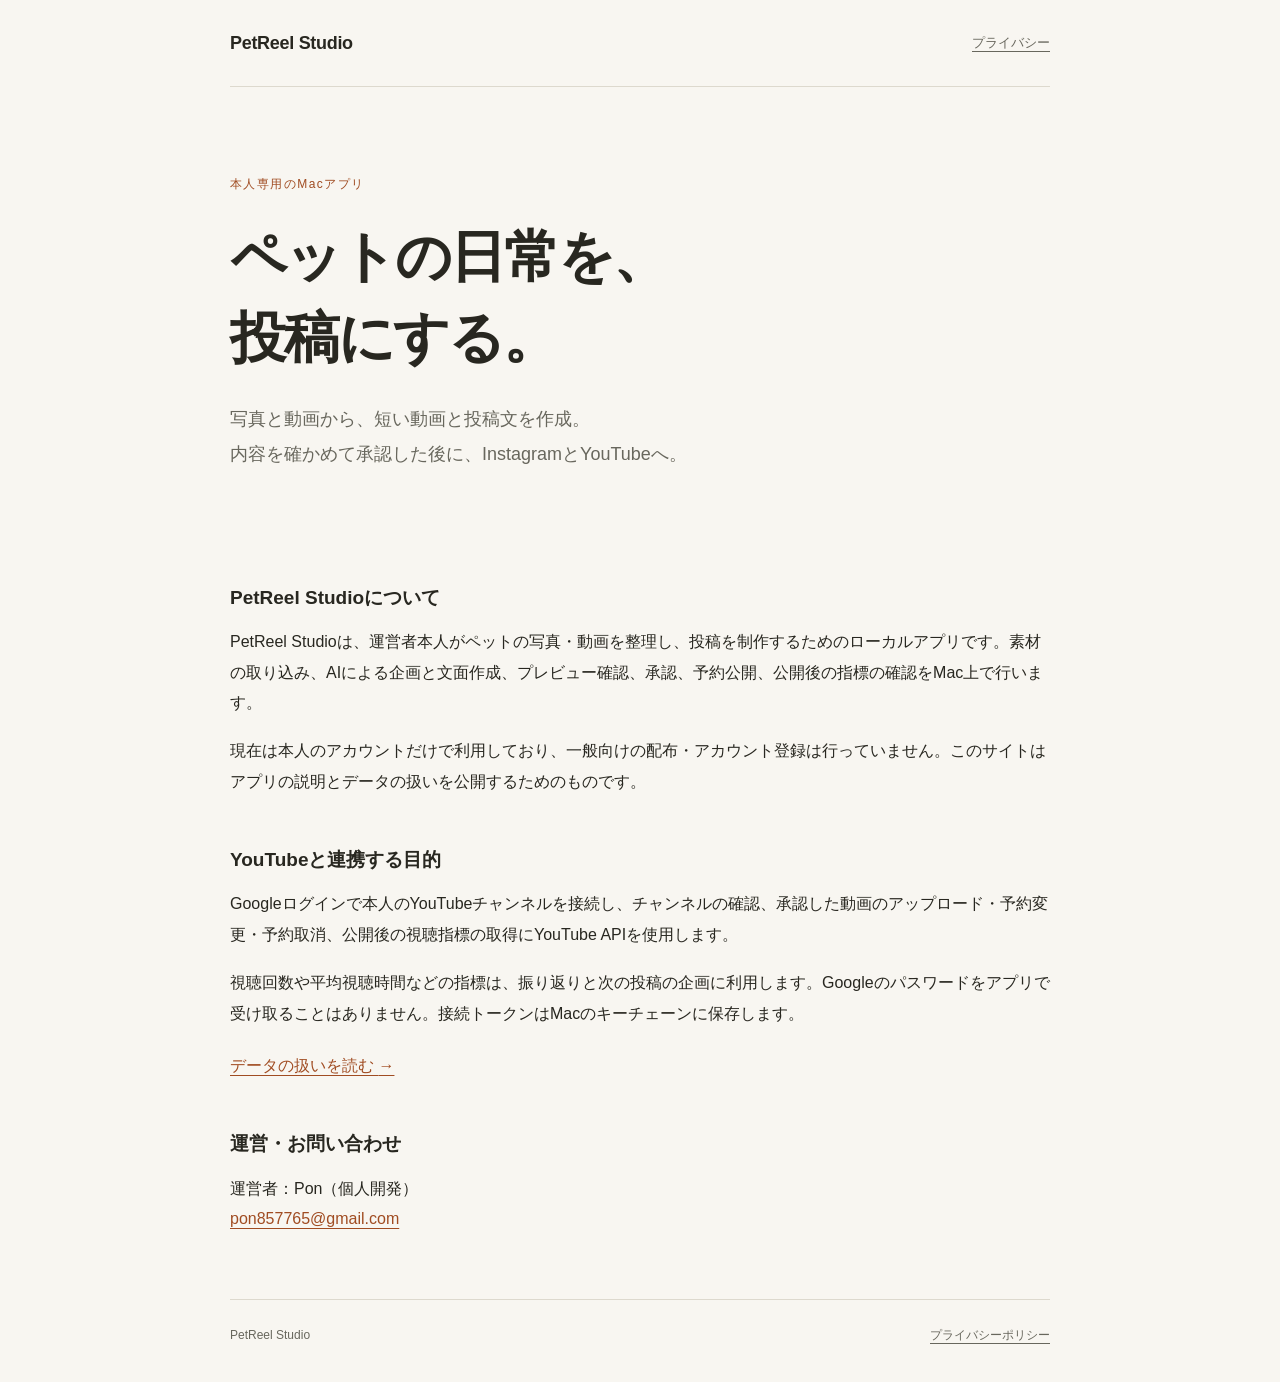
<file: index.html>
<!doctype html>
<html lang="ja">
<head>
  <meta charset="utf-8">
  <meta name="viewport" content="width=device-width,initial-scale=1">
  <meta name="google-site-verification" content="rhr0WJdLTXFHjCpc3WBdwg6YpI8BrAFGclUbSwDupmY">
  <meta name="description" content="PetReel Studioは、ペットの写真と動画から投稿を作り、本人の承認後にInstagramとYouTubeへ公開する本人専用のMacアプリです。">
  <title>PetReel Studio</title>
  <link rel="stylesheet" href="style.css">
</head>
<body>
  <header class="shell"><a class="brand" href="./" aria-label="PetReel Studio ホーム">PetReel Studio</a><nav aria-label="サイト"><a href="privacy.html">プライバシー</a></nav></header>
  <main class="shell">
    <section class="intro">
      <p class="eyebrow">本人専用のMacアプリ</p>
      <h1>ペットの日常を、<br>投稿にする。</h1>
      <p class="lead">写真と動画から、短い動画と投稿文を作成。<br class="desktop">内容を確かめて承認した後に、InstagramとYouTubeへ。</p>
    </section>
    <section aria-labelledby="about">
      <h2 id="about">PetReel Studioについて</h2>
      <p>PetReel Studioは、運営者本人がペットの写真・動画を整理し、投稿を制作するためのローカルアプリです。素材の取り込み、AIによる企画と文面作成、プレビュー確認、承認、予約公開、公開後の指標の確認をMac上で行います。</p>
      <p>現在は本人のアカウントだけで利用しており、一般向けの配布・アカウント登録は行っていません。このサイトはアプリの説明とデータの扱いを公開するためのものです。</p>
    </section>
    <section aria-labelledby="youtube">
      <h2 id="youtube">YouTubeと連携する目的</h2>
      <p>Googleログインで本人のYouTubeチャンネルを接続し、チャンネルの確認、承認した動画のアップロード・予約変更・予約取消、公開後の視聴指標の取得にYouTube APIを使用します。</p>
      <p>視聴回数や平均視聴時間などの指標は、振り返りと次の投稿の企画に利用します。Googleのパスワードをアプリで受け取ることはありません。接続トークンはMacのキーチェーンに保存します。</p>
      <a class="text-link" href="privacy.html">データの扱いを読む <span aria-hidden="true">→</span></a>
    </section>
    <section aria-labelledby="contact">
      <h2 id="contact">運営・お問い合わせ</h2>
      <p>運営者：Pon（個人開発）<br><a href="mailto:pon857765@gmail.com">pon857765@gmail.com</a></p>
    </section>
  </main>
  <footer class="shell"><span>PetReel Studio</span><a href="privacy.html">プライバシーポリシー</a></footer>
</body>
</html>
</file>
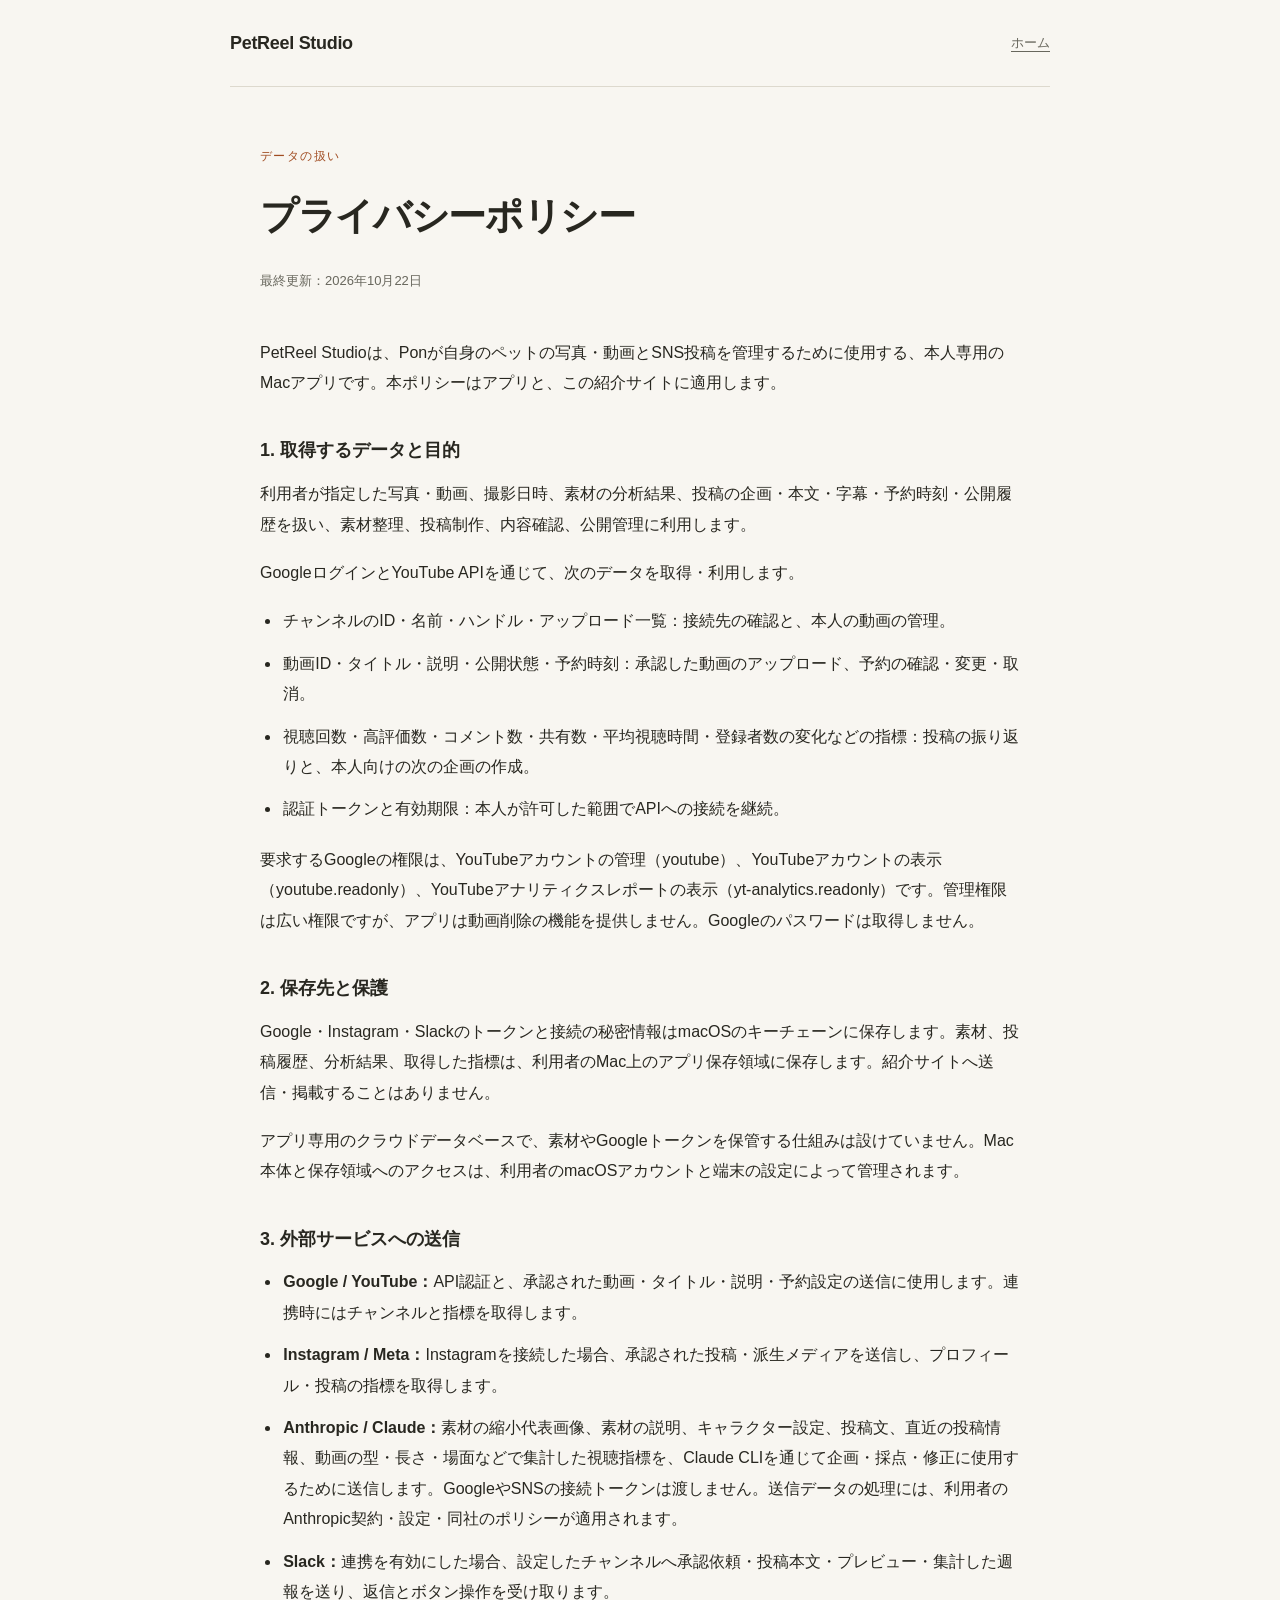
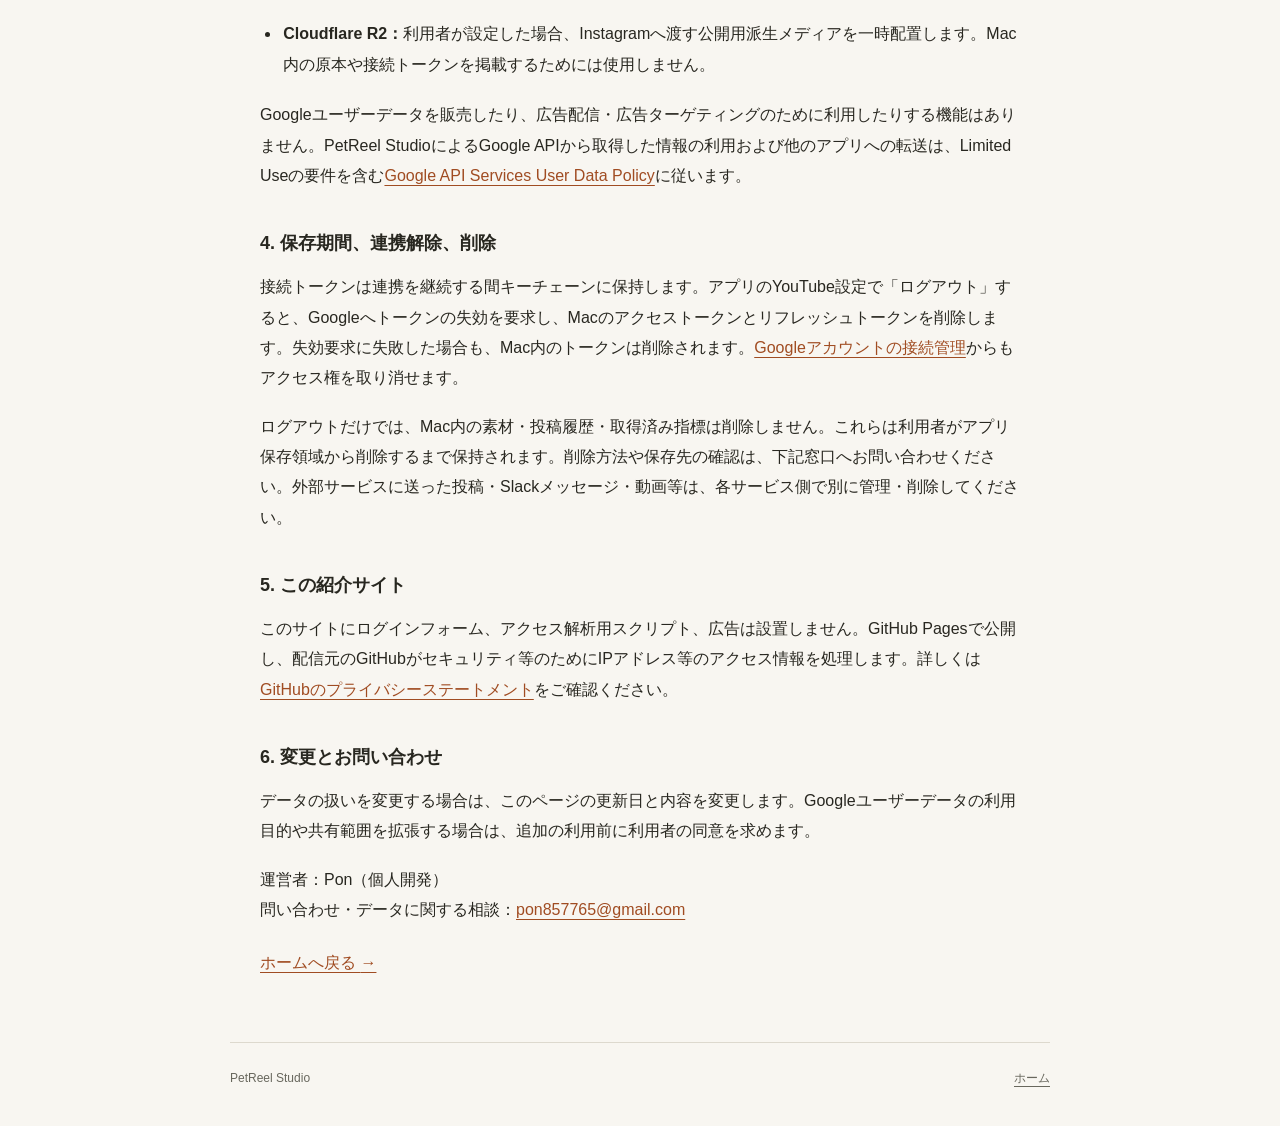
<file: privacy.html>
<!doctype html>
<html lang="ja">
<head>
  <meta charset="utf-8">
  <meta name="viewport" content="width=device-width,initial-scale=1">
  <meta name="description" content="PetReel Studioが取得・利用・保存・送信するデータと、YouTube連携の解除・データ削除について説明します。">
  <title>プライバシーポリシー | PetReel Studio</title>
  <link rel="stylesheet" href="style.css">
</head>
<body>
  <header class="shell"><a class="brand" href="./">PetReel Studio</a><nav aria-label="サイト"><a href="./">ホーム</a></nav></header>
  <main class="shell policy">
    <div class="policy-title"><p class="eyebrow">データの扱い</p><h1>プライバシーポリシー</h1><p class="muted">最終更新：2026年10月22日</p></div>
    <p>PetReel Studioは、Ponが自身のペットの写真・動画とSNS投稿を管理するために使用する、本人専用のMacアプリです。本ポリシーはアプリと、この紹介サイトに適用します。</p>
    <section><h2>1. 取得するデータと目的</h2>
      <p>利用者が指定した写真・動画、撮影日時、素材の分析結果、投稿の企画・本文・字幕・予約時刻・公開履歴を扱い、素材整理、投稿制作、内容確認、公開管理に利用します。</p>
      <p>GoogleログインとYouTube APIを通じて、次のデータを取得・利用します。</p>
      <ul><li>チャンネルのID・名前・ハンドル・アップロード一覧：接続先の確認と、本人の動画の管理。</li><li>動画ID・タイトル・説明・公開状態・予約時刻：承認した動画のアップロード、予約の確認・変更・取消。</li><li>視聴回数・高評価数・コメント数・共有数・平均視聴時間・登録者数の変化などの指標：投稿の振り返りと、本人向けの次の企画の作成。</li><li>認証トークンと有効期限：本人が許可した範囲でAPIへの接続を継続。</li></ul>
      <p>要求するGoogleの権限は、YouTubeアカウントの管理（youtube）、YouTubeアカウントの表示（youtube.readonly）、YouTubeアナリティクスレポートの表示（yt-analytics.readonly）です。管理権限は広い権限ですが、アプリは動画削除の機能を提供しません。Googleのパスワードは取得しません。</p>
    </section>
    <section><h2>2. 保存先と保護</h2>
      <p>Google・Instagram・Slackのトークンと接続の秘密情報はmacOSのキーチェーンに保存します。素材、投稿履歴、分析結果、取得した指標は、利用者のMac上のアプリ保存領域に保存します。紹介サイトへ送信・掲載することはありません。</p>
      <p>アプリ専用のクラウドデータベースで、素材やGoogleトークンを保管する仕組みは設けていません。Mac本体と保存領域へのアクセスは、利用者のmacOSアカウントと端末の設定によって管理されます。</p>
    </section>
    <section><h2>3. 外部サービスへの送信</h2>
      <ul><li><strong>Google / YouTube：</strong>API認証と、承認された動画・タイトル・説明・予約設定の送信に使用します。連携時にはチャンネルと指標を取得します。</li><li><strong>Instagram / Meta：</strong>Instagramを接続した場合、承認された投稿・派生メディアを送信し、プロフィール・投稿の指標を取得します。</li><li><strong>Anthropic / Claude：</strong>素材の縮小代表画像、素材の説明、キャラクター設定、投稿文、直近の投稿情報、動画の型・長さ・場面などで集計した視聴指標を、Claude CLIを通じて企画・採点・修正に使用するために送信します。GoogleやSNSの接続トークンは渡しません。送信データの処理には、利用者のAnthropic契約・設定・同社のポリシーが適用されます。</li><li><strong>Slack：</strong>連携を有効にした場合、設定したチャンネルへ承認依頼・投稿本文・プレビュー・集計した週報を送り、返信とボタン操作を受け取ります。</li><li><strong>Cloudflare R2：</strong>利用者が設定した場合、Instagramへ渡す公開用派生メディアを一時配置します。Mac内の原本や接続トークンを掲載するためには使用しません。</li></ul>
      <p>Googleユーザーデータを販売したり、広告配信・広告ターゲティングのために利用したりする機能はありません。PetReel StudioによるGoogle APIから取得した情報の利用および他のアプリへの転送は、Limited Useの要件を含む<a href="https://developers.google.com/terms/api-services-user-data-policy">Google API Services User Data Policy</a>に従います。</p>
    </section>
    <section><h2>4. 保存期間、連携解除、削除</h2>
      <p>接続トークンは連携を継続する間キーチェーンに保持します。アプリのYouTube設定で「ログアウト」すると、Googleへトークンの失効を要求し、Macのアクセストークンとリフレッシュトークンを削除します。失効要求に失敗した場合も、Mac内のトークンは削除されます。<a href="https://myaccount.google.com/connections">Googleアカウントの接続管理</a>からもアクセス権を取り消せます。</p>
      <p>ログアウトだけでは、Mac内の素材・投稿履歴・取得済み指標は削除しません。これらは利用者がアプリ保存領域から削除するまで保持されます。削除方法や保存先の確認は、下記窓口へお問い合わせください。外部サービスに送った投稿・Slackメッセージ・動画等は、各サービス側で別に管理・削除してください。</p>
    </section>
    <section><h2>5. この紹介サイト</h2>
      <p>このサイトにログインフォーム、アクセス解析用スクリプト、広告は設置しません。GitHub Pagesで公開し、配信元のGitHubがセキュリティ等のためにIPアドレス等のアクセス情報を処理します。詳しくは<a href="https://docs.github.com/en/site-policy/privacy-policies/github-general-privacy-statement">GitHubのプライバシーステートメント</a>をご確認ください。</p>
    </section>
    <section><h2>6. 変更とお問い合わせ</h2>
      <p>データの扱いを変更する場合は、このページの更新日と内容を変更します。Googleユーザーデータの利用目的や共有範囲を拡張する場合は、追加の利用前に利用者の同意を求めます。</p>
      <p>運営者：Pon（個人開発）<br>問い合わせ・データに関する相談：<a href="mailto:pon857765@gmail.com">pon857765@gmail.com</a></p>
    </section>
    <a class="text-link" href="./">ホームへ戻る <span aria-hidden="true">→</span></a>
  </main>
  <footer class="shell"><span>PetReel Studio</span><a href="./">ホーム</a></footer>
</body>
</html>
</file>
<file: style.css>
:root{color-scheme:light;--paper:#f8f6f1;--ink:#282720;--muted:#68675d;--accent:#a04c22;--line:#ddd9ce;font-family:-apple-system,BlinkMacSystemFont,"Hiragino Sans","Noto Sans JP",sans-serif}
*{box-sizing:border-box}body{margin:0;background:var(--paper);color:var(--ink);font-size:16px;line-height:1.9;overflow-wrap:anywhere}.shell{width:min(820px,calc(100% - 64px));margin-inline:auto}header{display:flex;align-items:center;justify-content:space-between;gap:24px;padding:26px 0;border-bottom:1px solid var(--line)}a{color:var(--accent);text-underline-offset:4px}a:hover{text-decoration-thickness:2px}a:focus-visible{outline:2px solid var(--accent);outline-offset:5px}.brand{font-size:18px;font-weight:650;text-decoration:none;color:var(--ink);letter-spacing:-.3px}nav{font-size:13px}nav a{color:var(--muted)}.intro{padding:86px 0 64px}.eyebrow{color:var(--accent);font-size:12px;letter-spacing:.12em;margin:0 0 20px}h1{font-size:clamp(36px,6vw,56px);line-height:1.45;letter-spacing:-.035em;margin:0 0 24px;font-weight:650}.lead{color:var(--muted);font-size:18px;margin:0}section{margin:0 0 48px}h2{font-size:19px;line-height:1.6;font-weight:600;margin:0 0 14px}p{margin:0 0 18px}.text-link{display:inline-block;margin-top:4px}footer{display:flex;justify-content:space-between;gap:20px;border-top:1px solid var(--line);padding:24px 0 36px;margin-top:64px;font-size:12px;color:var(--muted)}footer a{color:var(--muted)}.policy{max-width:760px;padding-top:58px}.policy-title{margin-bottom:44px}.policy h1{font-size:clamp(28px,5vw,38px);line-height:1.5}.muted{font-size:13px;color:var(--muted)}.policy section{margin-top:38px;margin-bottom:0}.policy h2{font-size:18px}ul{padding-left:1.3em;margin:0 0 20px}li{padding-left:.15em;margin-bottom:12px}strong{font-weight:600}
@media(max-width:560px){.shell{width:calc(100% - 40px)}header{padding:20px 0;gap:12px}.brand{font-size:16px}nav{font-size:12px}.intro{padding:58px 0 36px;margin-bottom:30px}.lead{font-size:16px}.desktop{display:none}section{margin-bottom:36px}.policy{padding-top:40px}.policy-title{margin-bottom:32px}footer{margin-top:44px;flex-wrap:wrap;padding-bottom:28px}body{font-size:15px}}
</file>
